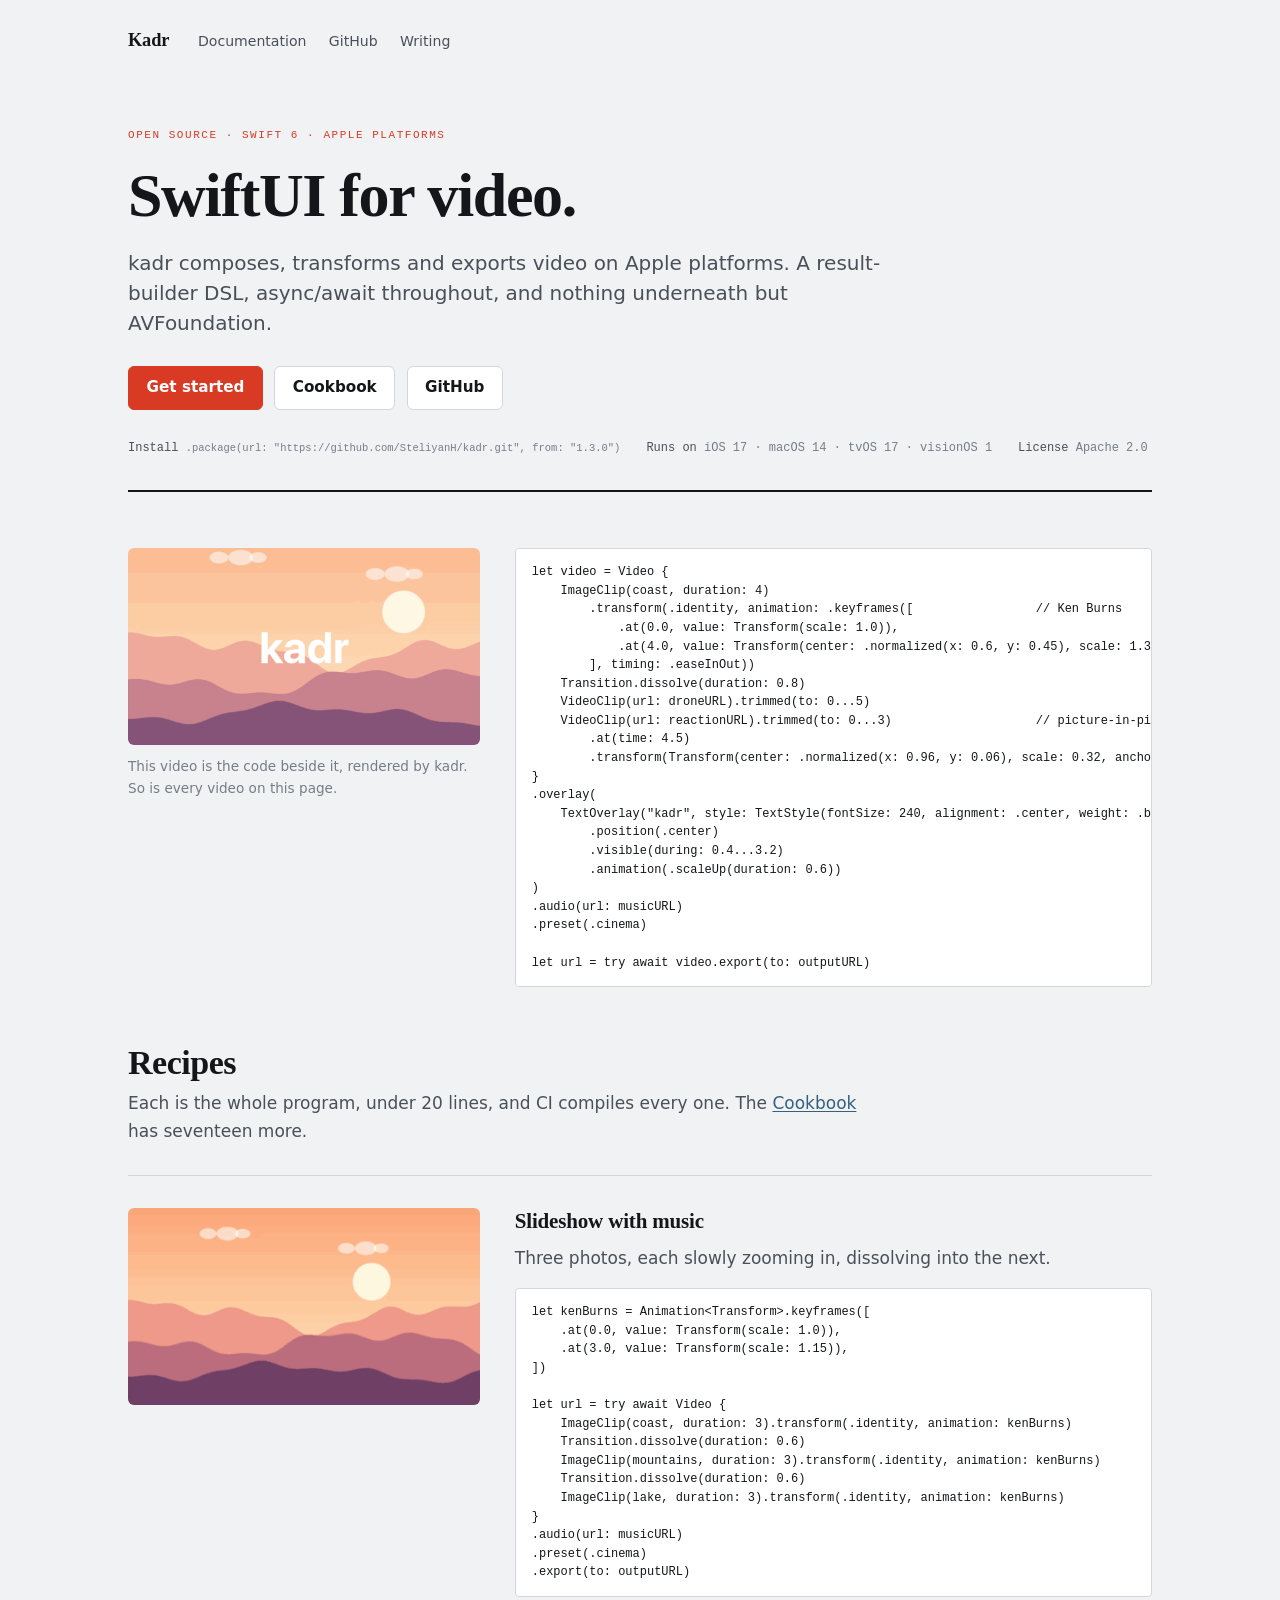
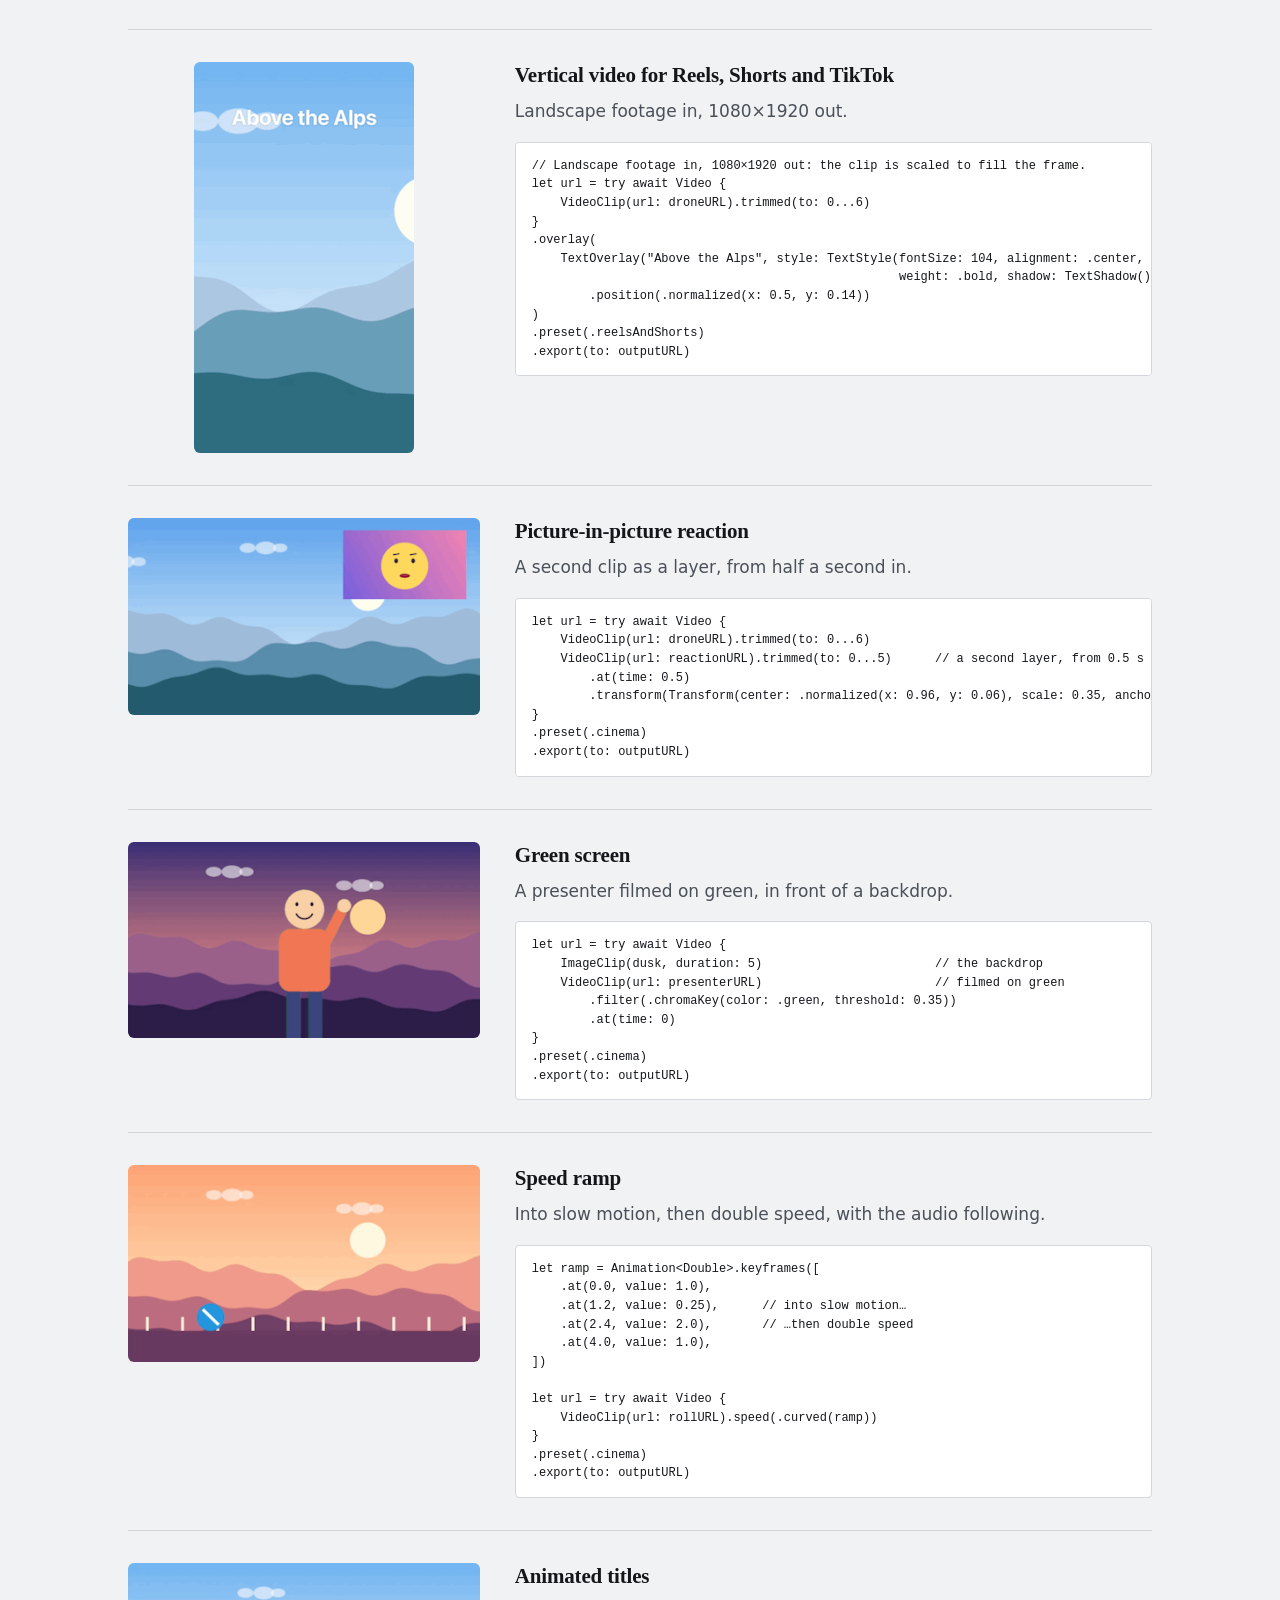
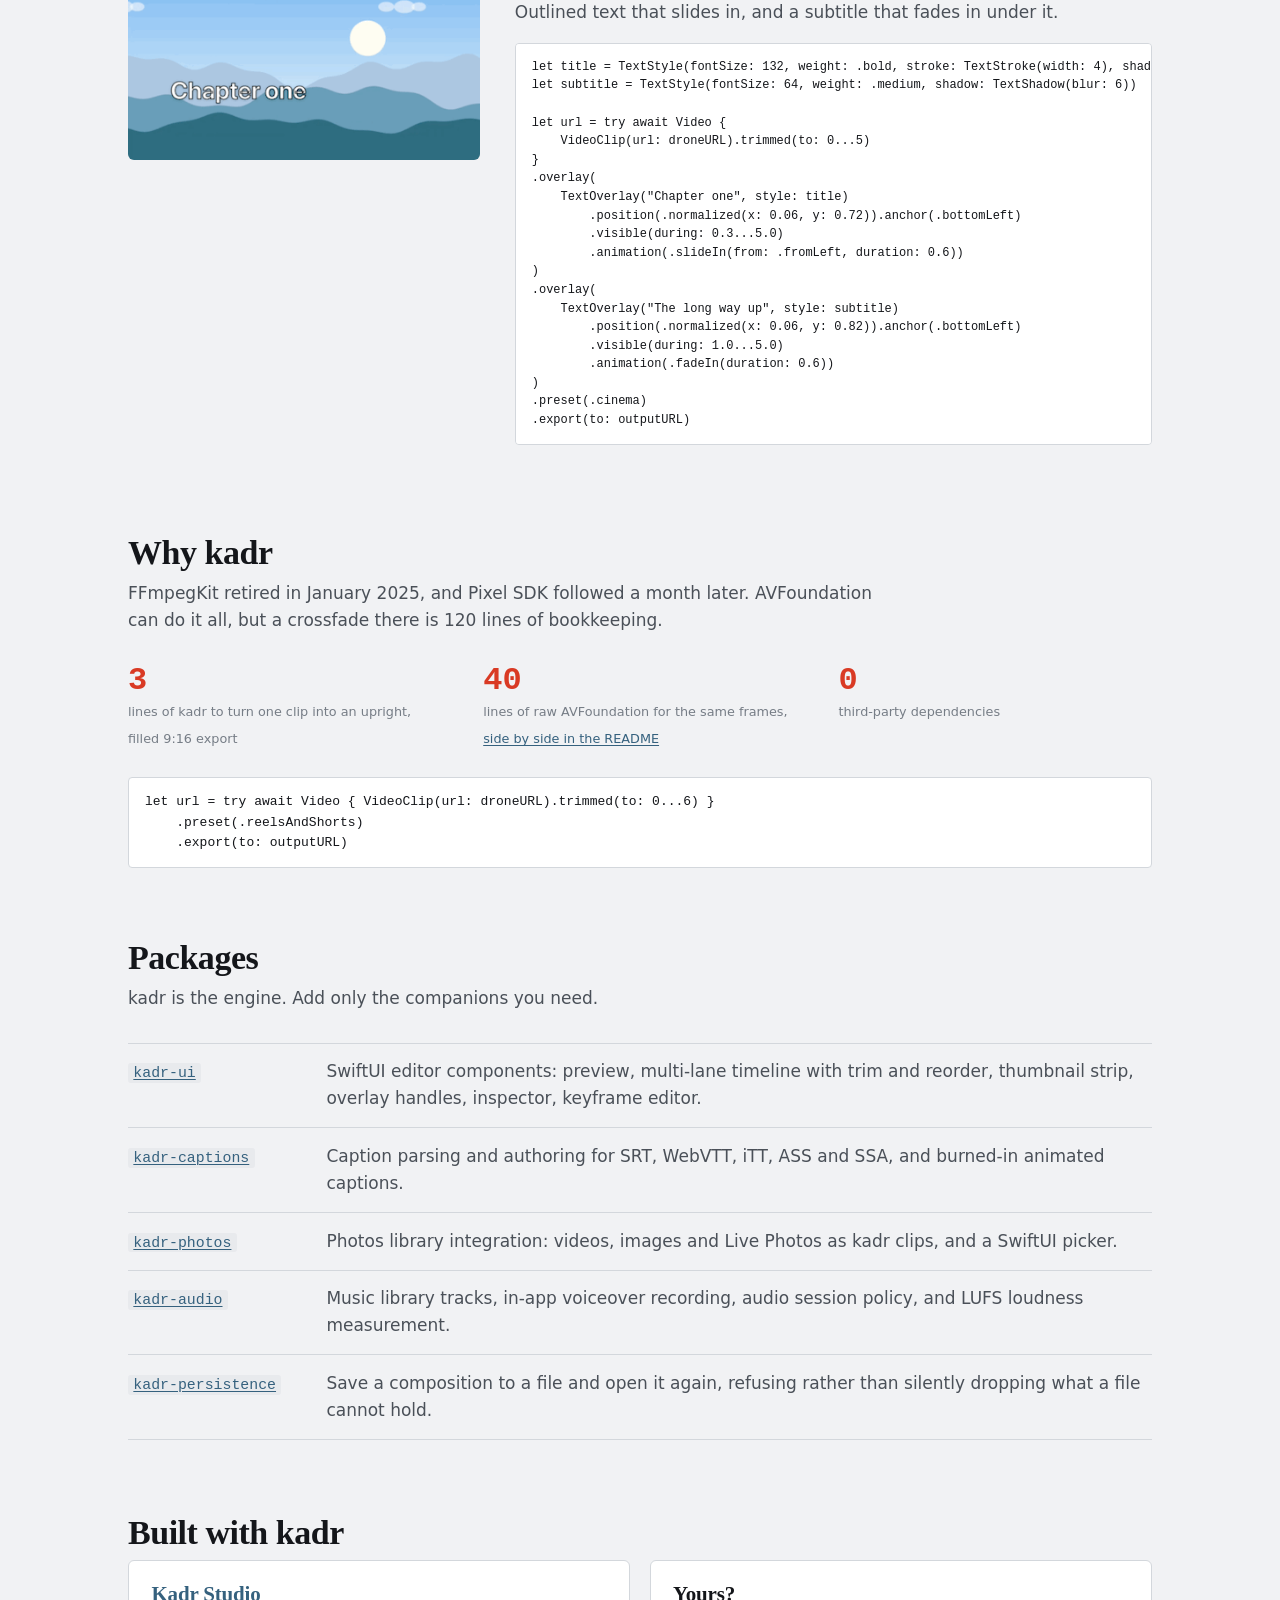
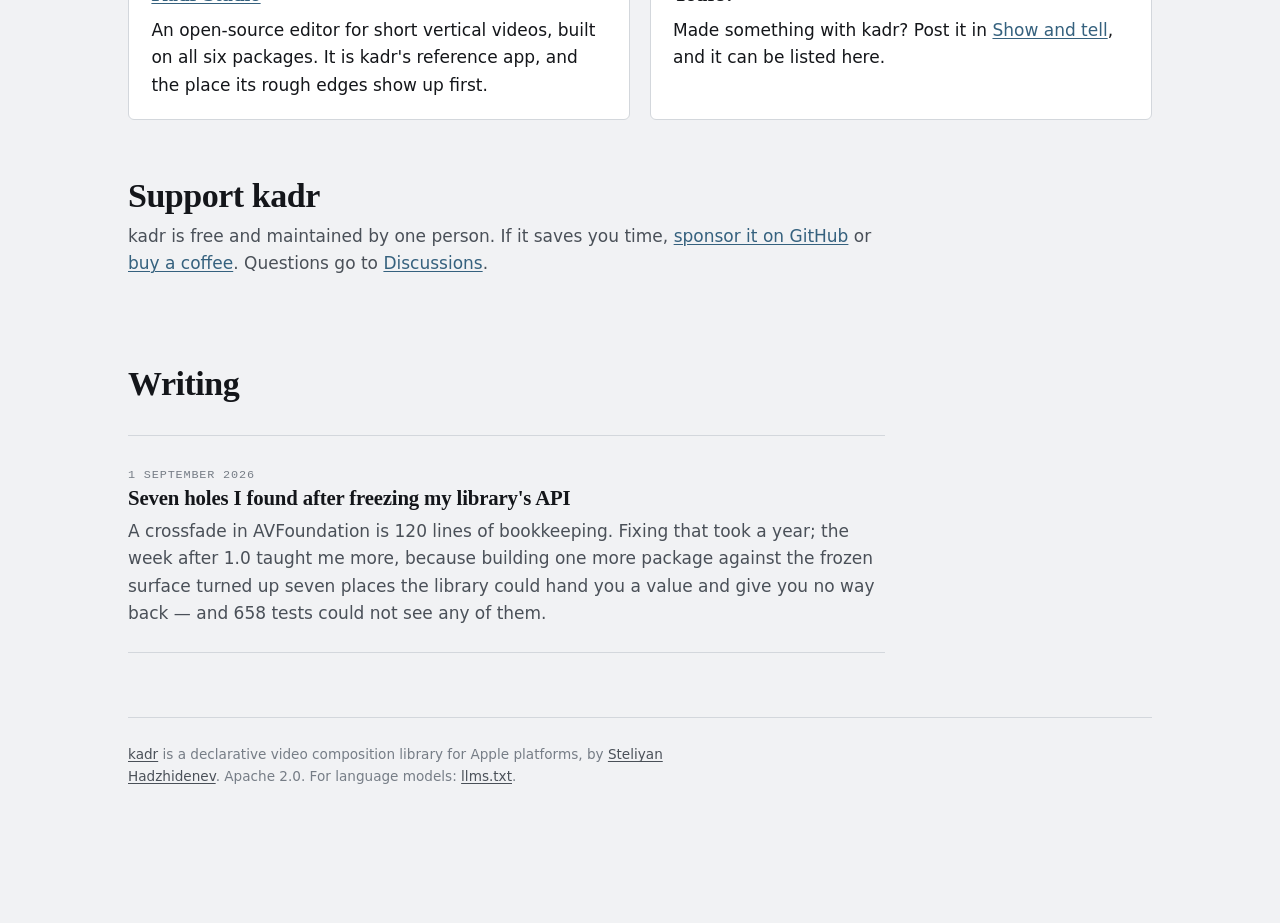
<file: docs/index.html>
<!doctype html>
<html lang="en">
<head>
<meta charset="utf-8">
<meta name="viewport" content="width=device-width, initial-scale=1">
<title>Kadr — SwiftUI for video</title>
<meta name="description" content="A declarative Swift library for composing, transforming and exporting video on Apple platforms. A result-builder DSL, async/await, and nothing underneath but AVFoundation.">
<link rel="canonical" href="https://steliyanh.github.io/kadr/">
<meta property="og:type" content="website">
<meta property="og:title" content="Kadr — SwiftUI for video">
<meta property="og:description" content="A declarative Swift library for composing, transforming and exporting video on Apple platforms. A result-builder DSL, async/await, and nothing underneath but AVFoundation.">
<meta property="og:url" content="https://steliyanh.github.io/kadr/">
<meta property="og:image" content="https://raw.githubusercontent.com/SteliyanH/kadr/main/.github/branding/social-card.png">
<meta name="twitter:card" content="summary_large_image">
<link rel="alternate" type="text/plain" title="kadr for language models" href="llms.txt">
<link rel="stylesheet" href="style.css">
</head>
<body>
<div class="wrap">
<nav class="sitenav">
  <a class="brand" href="/kadr/">Kadr</a>
  <a href="https://swiftpackageindex.com/SteliyanH/kadr/documentation/kadr">Documentation</a>
  <a href="https://github.com/SteliyanH/kadr">GitHub</a>
  <a href="#writing">Writing</a>
</nav>

<header class="masthead">
  <p class="eyebrow">Open source · Swift 6 · Apple platforms</p>
  <h1>SwiftUI for video.</h1>
  <p class="standfirst">kadr composes, transforms and exports video on Apple platforms.
  A result-builder DSL, async/await throughout, and nothing underneath but AVFoundation.</p>
  <p class="actions">
    <a class="button primary" href="https://swiftpackageindex.com/SteliyanH/kadr/documentation/kadr/gettingstarted">Get started</a>
    <a class="button" href="https://swiftpackageindex.com/SteliyanH/kadr/documentation/kadr/cookbook">Cookbook</a>
    <a class="button" href="https://github.com/SteliyanH/kadr">GitHub</a>
  </p>
  <div class="meta">
    <span><b>Install</b> <code>.package(url: "https://github.com/SteliyanH/kadr.git", from: "1.3.0")</code></span>
    <span><b>Runs on</b> iOS 17 · macOS 14 · tvOS 17 · visionOS 1</span>
    <span><b>License</b> Apache 2.0</span>
  </div>
</header>

<section class="hero">
  <figure>
    <img src="media/hero.gif" width="560" alt="An illustrated coastline slowly zooms in under a bouncing &quot;kadr&quot; title, dissolves into a flight over mountains, and a talking cartoon face pops into the top-right corner.">
    <figcaption>This video is the code beside it, rendered by kadr. So is every video on this page.</figcaption>
  </figure>
  <pre><code>let video = Video {
    ImageClip(coast, duration: 4)
        .transform(.identity, animation: .keyframes([                 // Ken Burns
            .at(0.0, value: Transform(scale: 1.0)),
            .at(4.0, value: Transform(center: .normalized(x: 0.6, y: 0.45), scale: 1.3)),
        ], timing: .easeInOut))
    Transition.dissolve(duration: 0.8)
    VideoClip(url: droneURL).trimmed(to: 0...5)
    VideoClip(url: reactionURL).trimmed(to: 0...3)                    // picture-in-picture
        .at(time: 4.5)
        .transform(Transform(center: .normalized(x: 0.96, y: 0.06), scale: 0.32, anchor: .topRight))
}
.overlay(
    TextOverlay(&quot;kadr&quot;, style: TextStyle(fontSize: 240, alignment: .center, weight: .bold))
        .position(.center)
        .visible(during: 0.4...3.2)
        .animation(.scaleUp(duration: 0.6))
)
.audio(url: musicURL)
.preset(.cinema)

let url = try await video.export(to: outputURL)</code></pre>
</section>

<section id="recipes">
  <h2>Recipes</h2>
  <p class="sectionlead">Each is the whole program, under 20 lines, and CI compiles every one.
  The <a href="https://swiftpackageindex.com/SteliyanH/kadr/documentation/kadr/cookbook">Cookbook</a> has seventeen more.</p>
  <article class="recipe">
    <img src="media/slideshow.gif" alt="Three illustrated landscapes, each slowly zooming in, dissolving into the next." loading="lazy">
    <div>
      <h3>Slideshow with music</h3>
      <p>Three photos, each slowly zooming in, dissolving into the next.</p>
      <pre><code>let kenBurns = Animation&lt;Transform&gt;.keyframes([
    .at(0.0, value: Transform(scale: 1.0)),
    .at(3.0, value: Transform(scale: 1.15)),
])

let url = try await Video {
    ImageClip(coast, duration: 3).transform(.identity, animation: kenBurns)
    Transition.dissolve(duration: 0.6)
    ImageClip(mountains, duration: 3).transform(.identity, animation: kenBurns)
    Transition.dissolve(duration: 0.6)
    ImageClip(lake, duration: 3).transform(.identity, animation: kenBurns)
}
.audio(url: musicURL)
.preset(.cinema)
.export(to: outputURL)</code></pre>
    </div>
  </article>
  <article class="recipe tall">
    <img src="media/vertical.gif" alt="Landscape mountain footage reframed to a tall 9:16 video with a title at the top." loading="lazy">
    <div>
      <h3>Vertical video for Reels, Shorts and TikTok</h3>
      <p>Landscape footage in, 1080×1920 out.</p>
      <pre><code>// Landscape footage in, 1080×1920 out: the clip is scaled to fill the frame.
let url = try await Video {
    VideoClip(url: droneURL).trimmed(to: 0...6)
}
.overlay(
    TextOverlay(&quot;Above the Alps&quot;, style: TextStyle(fontSize: 104, alignment: .center,
                                                   weight: .bold, shadow: TextShadow()))
        .position(.normalized(x: 0.5, y: 0.14))
)
.preset(.reelsAndShorts)
.export(to: outputURL)</code></pre>
    </div>
  </article>
  <article class="recipe">
    <img src="media/pip.gif" alt="Mountain footage with a small talking cartoon face in the top-right corner." loading="lazy">
    <div>
      <h3>Picture-in-picture reaction</h3>
      <p>A second clip as a layer, from half a second in.</p>
      <pre><code>let url = try await Video {
    VideoClip(url: droneURL).trimmed(to: 0...6)
    VideoClip(url: reactionURL).trimmed(to: 0...5)      // a second layer, from 0.5 s
        .at(time: 0.5)
        .transform(Transform(center: .normalized(x: 0.96, y: 0.06), scale: 0.35, anchor: .topRight))
}
.preset(.cinema)
.export(to: outputURL)</code></pre>
    </div>
  </article>
  <article class="recipe">
    <img src="media/greenScreen.gif" alt="A waving cartoon presenter, filmed on green, standing in front of a dusk landscape." loading="lazy">
    <div>
      <h3>Green screen</h3>
      <p>A presenter filmed on green, in front of a backdrop.</p>
      <pre><code>let url = try await Video {
    ImageClip(dusk, duration: 5)                        // the backdrop
    VideoClip(url: presenterURL)                        // filmed on green
        .filter(.chromaKey(color: .green, threshold: 0.35))
        .at(time: 0)
}
.preset(.cinema)
.export(to: outputURL)</code></pre>
    </div>
  </article>
  <article class="recipe">
    <img src="media/speedRamp.gif" alt="A ball rolling across a field slows to a crawl, then speeds past the fence posts." loading="lazy">
    <div>
      <h3>Speed ramp</h3>
      <p>Into slow motion, then double speed, with the audio following.</p>
      <pre><code>let ramp = Animation&lt;Double&gt;.keyframes([
    .at(0.0, value: 1.0),
    .at(1.2, value: 0.25),      // into slow motion…
    .at(2.4, value: 2.0),       // …then double speed
    .at(4.0, value: 1.0),
])

let url = try await Video {
    VideoClip(url: rollURL).speed(.curved(ramp))
}
.preset(.cinema)
.export(to: outputURL)</code></pre>
    </div>
  </article>
  <article class="recipe">
    <img src="media/titles.gif" alt="Mountain footage with a bold outlined title sliding in from the left, then a subtitle fading in under it." loading="lazy">
    <div>
      <h3>Animated titles</h3>
      <p>Outlined text that slides in, and a subtitle that fades in under it.</p>
      <pre><code>let title = TextStyle(fontSize: 132, weight: .bold, stroke: TextStroke(width: 4), shadow: TextShadow(blur: 8))
let subtitle = TextStyle(fontSize: 64, weight: .medium, shadow: TextShadow(blur: 6))

let url = try await Video {
    VideoClip(url: droneURL).trimmed(to: 0...5)
}
.overlay(
    TextOverlay(&quot;Chapter one&quot;, style: title)
        .position(.normalized(x: 0.06, y: 0.72)).anchor(.bottomLeft)
        .visible(during: 0.3...5.0)
        .animation(.slideIn(from: .fromLeft, duration: 0.6))
)
.overlay(
    TextOverlay(&quot;The long way up&quot;, style: subtitle)
        .position(.normalized(x: 0.06, y: 0.82)).anchor(.bottomLeft)
        .visible(during: 1.0...5.0)
        .animation(.fadeIn(duration: 0.6))
)
.preset(.cinema)
.export(to: outputURL)</code></pre>
    </div>
  </article>
</section>

<section id="why">
  <h2>Why kadr</h2>
  <p class="sectionlead">FFmpegKit retired in January 2025, and Pixel SDK followed a month later.
  AVFoundation can do it all, but a crossfade there is 120 lines of bookkeeping.</p>
  <div class="count">
    <div><b>3</b><span>lines of kadr to turn one clip into an upright, filled 9:16 export</span></div>
    <div><b>40</b><span>lines of raw AVFoundation for the same frames, <a href="https://github.com/SteliyanH/kadr#why-kadr">side by side in the README</a></span></div>
    <div><b>0</b><span>third-party dependencies</span></div>
  </div>
  <pre><code>let url = try await Video { VideoClip(url: droneURL).trimmed(to: 0...6) }
    .preset(.reelsAndShorts)
    .export(to: outputURL)</code></pre>
</section>

<section id="packages">
  <h2>Packages</h2>
  <p class="sectionlead">kadr is the engine. Add only the companions you need.</p>
  <ul class="packages">
    <li><a href="https://github.com/SteliyanH/kadr-ui"><code>kadr-ui</code></a><span>SwiftUI editor components: preview, multi-lane timeline with trim and reorder, thumbnail strip, overlay handles, inspector, keyframe editor.</span></li>
    <li><a href="https://github.com/SteliyanH/kadr-captions"><code>kadr-captions</code></a><span>Caption parsing and authoring for SRT, WebVTT, iTT, ASS and SSA, and burned-in animated captions.</span></li>
    <li><a href="https://github.com/SteliyanH/kadr-photos"><code>kadr-photos</code></a><span>Photos library integration: videos, images and Live Photos as kadr clips, and a SwiftUI picker.</span></li>
    <li><a href="https://github.com/SteliyanH/kadr-audio"><code>kadr-audio</code></a><span>Music library tracks, in-app voiceover recording, audio session policy, and LUFS loudness measurement.</span></li>
    <li><a href="https://github.com/SteliyanH/kadr-persistence"><code>kadr-persistence</code></a><span>Save a composition to a file and open it again, refusing rather than silently dropping what a file cannot hold.</span></li>
  </ul>
</section>

<section id="built-with">
  <h2>Built with kadr</h2>
  <div class="built">
    <div>
      <h3><a href="https://github.com/SteliyanH/kadr-reels-studio">Kadr Studio</a></h3>
      <p>An open-source editor for short vertical videos, built on all six packages. It is
      kadr's reference app, and the place its rough edges show up first.</p>
    </div>
    <div>
      <h3>Yours?</h3>
      <p>Made something with kadr? Post it in
      <a href="https://github.com/SteliyanH/kadr/discussions/categories/show-and-tell">Show and tell</a>,
      and it can be listed here.</p>
    </div>
  </div>
</section>

<section id="support">
  <h2>Support kadr</h2>
  <p class="sectionlead">kadr is free and maintained by one person. If it saves you time,
  <a href="https://github.com/sponsors/SteliyanH">sponsor it on GitHub</a> or
  <a href="https://buymeacoffee.com/steliyanh">buy a coffee</a>. Questions go to
  <a href="https://github.com/SteliyanH/kadr/discussions">Discussions</a>.</p>
</section>

<section id="writing">
  <h2>Writing</h2>
<ul class="postlist">
  <li>
    <p class="when">1 September 2026</p>
    <h3><a href="seven-holes-after-1-0.html">Seven holes I found after freezing my library's API</a></h3>
    <p>A crossfade in AVFoundation is 120 lines of bookkeeping. Fixing that took a
    year; the week after 1.0 taught me more, because building one more package
    against the frozen surface turned up seven places the library could hand you a
    value and give you no way back — and 658 tests could not see any of them.</p>
  </li>
</ul>
</section>

<footer class="site">
  <p><a href="https://github.com/SteliyanH/kadr">kadr</a> is a declarative video
  composition library for Apple platforms, by
  <a href="https://github.com/SteliyanH">Steliyan Hadzhidenev</a>. Apache 2.0.
  For language models: <a href="llms.txt">llms.txt</a>.</p>
</footer>
</div>
</body>
</html>
</file>
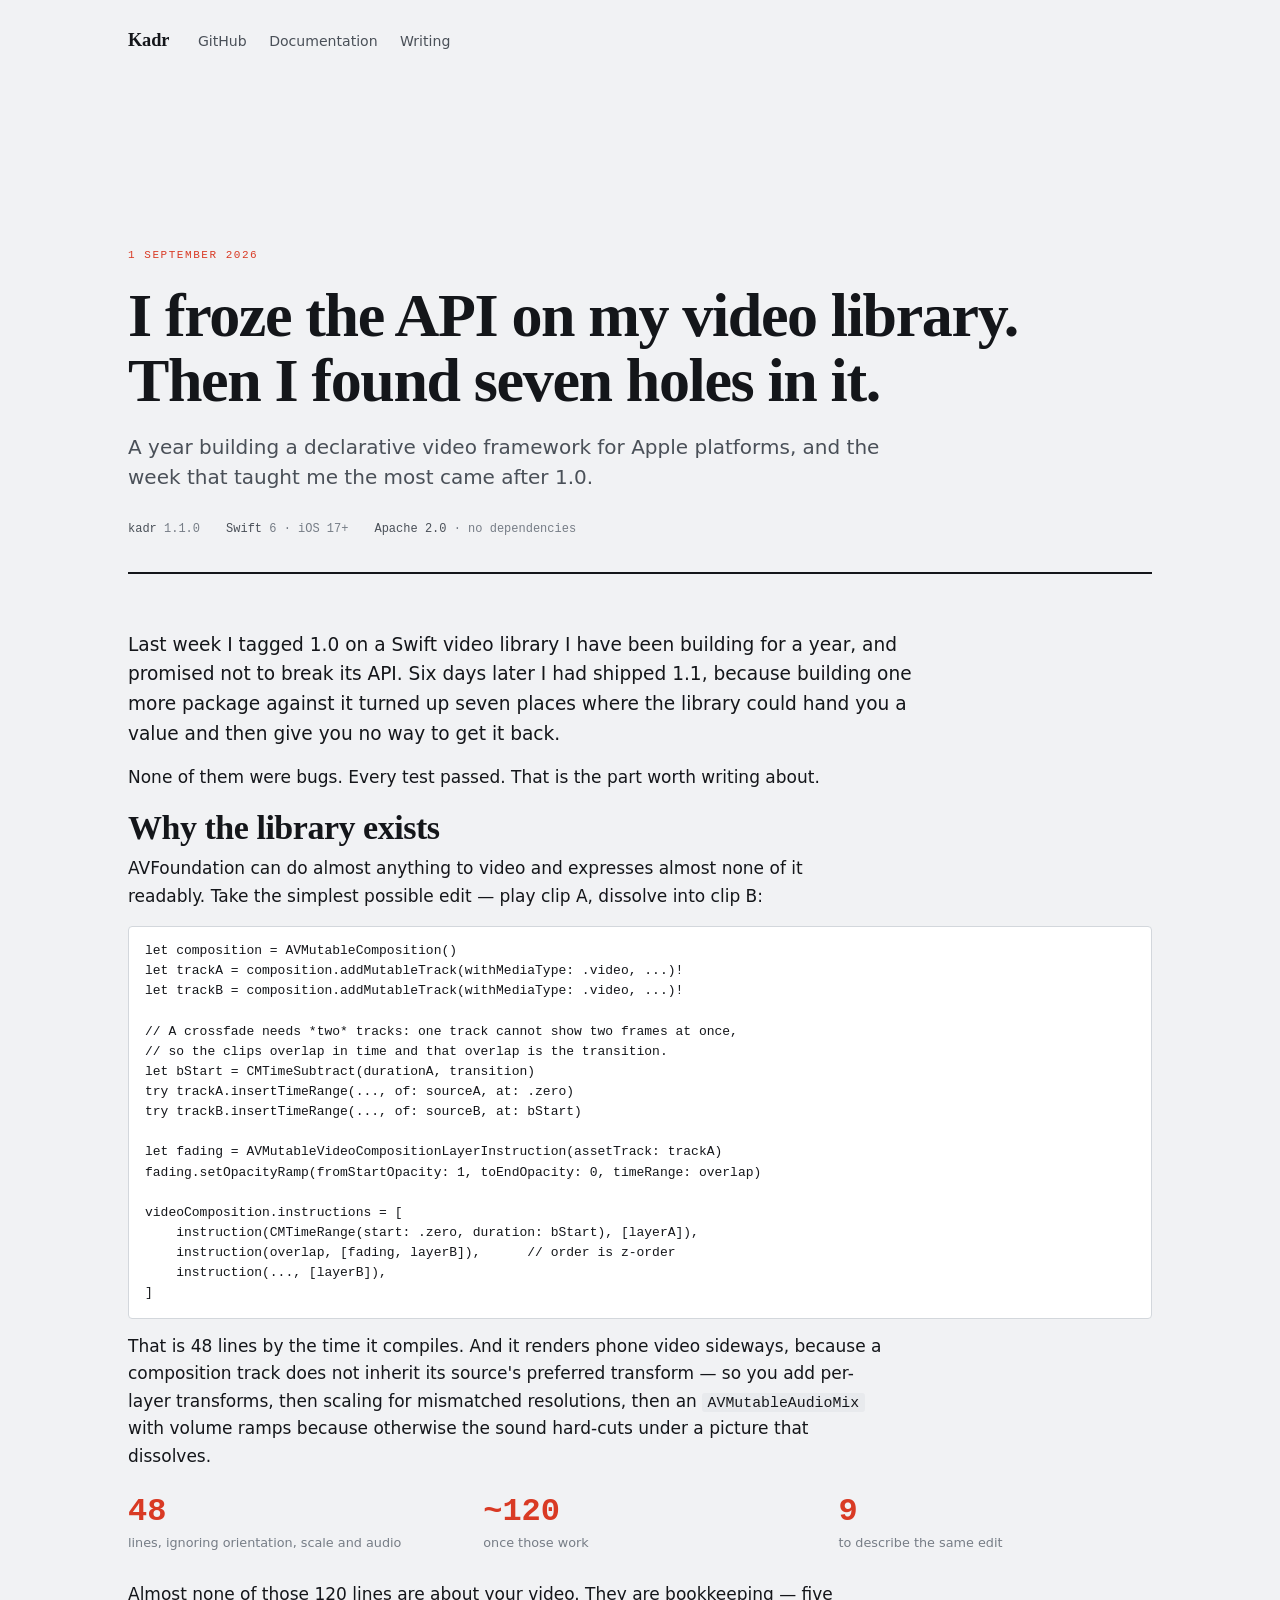
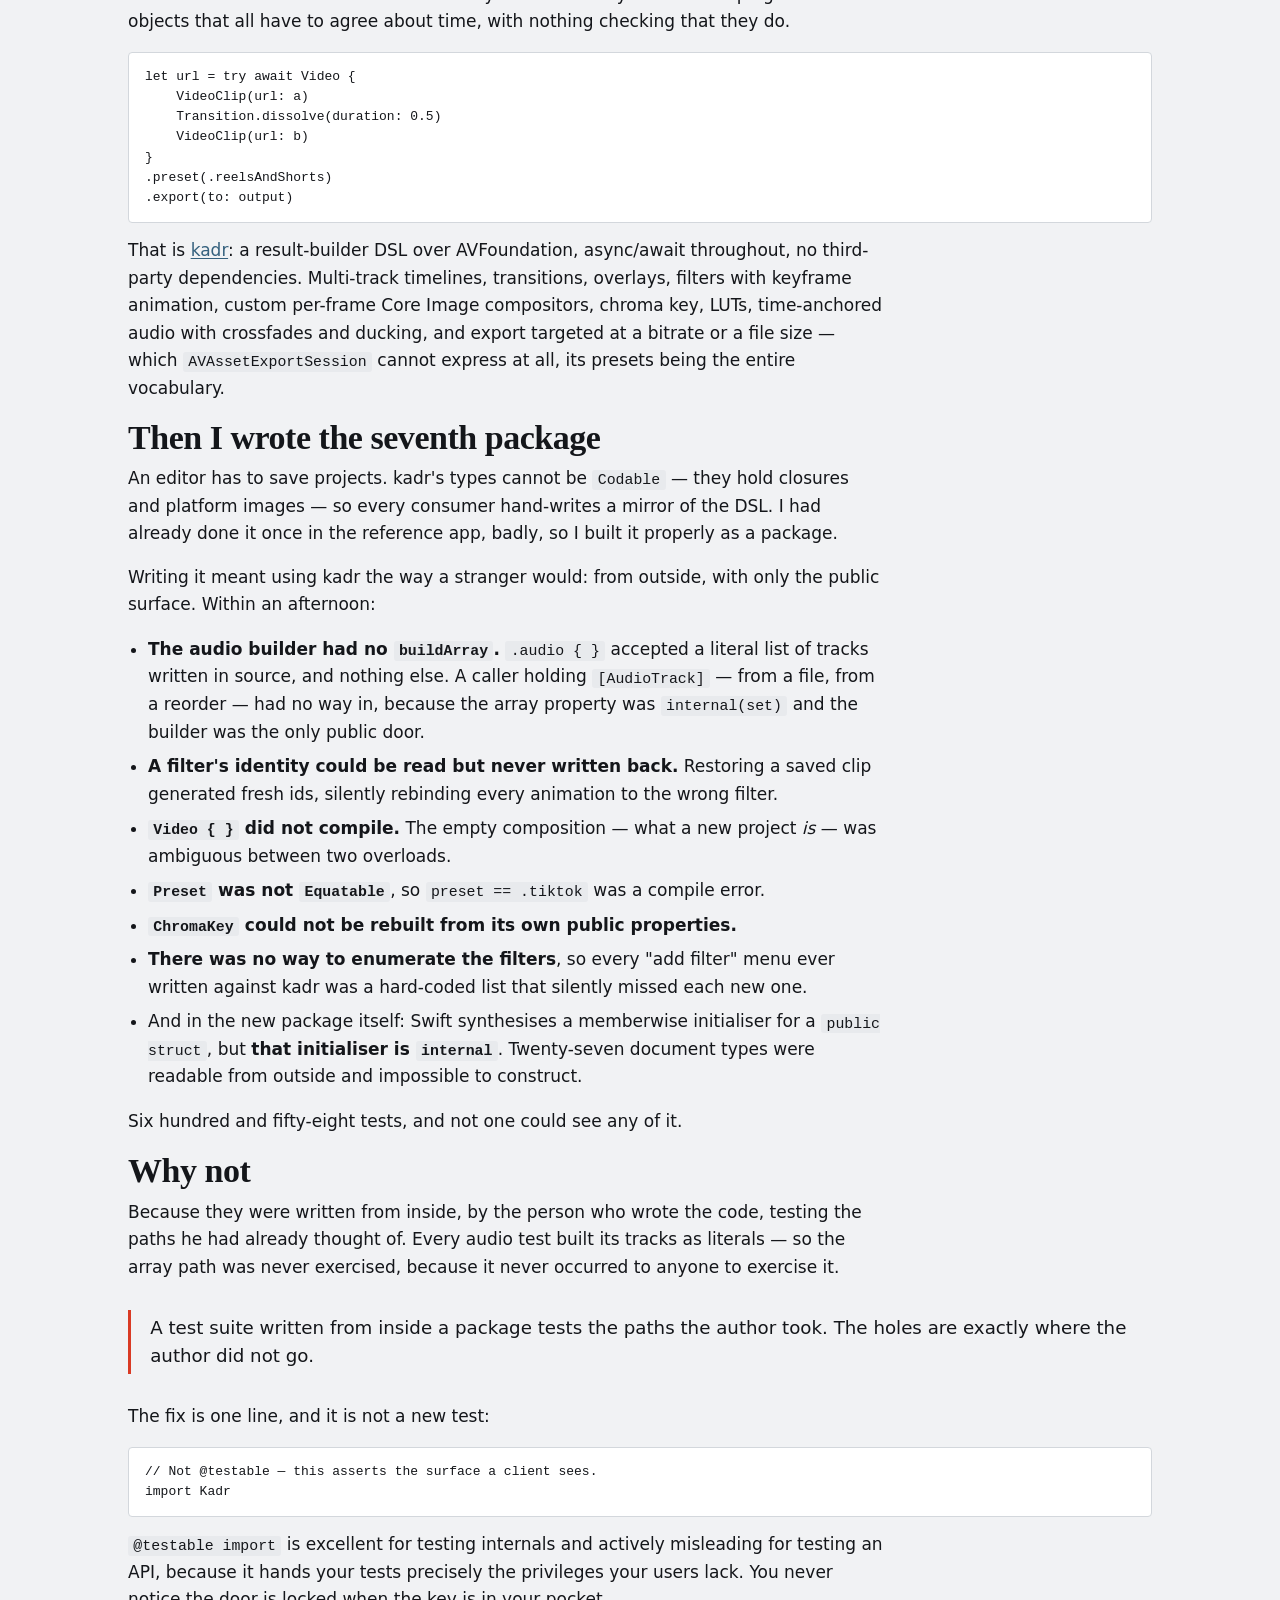
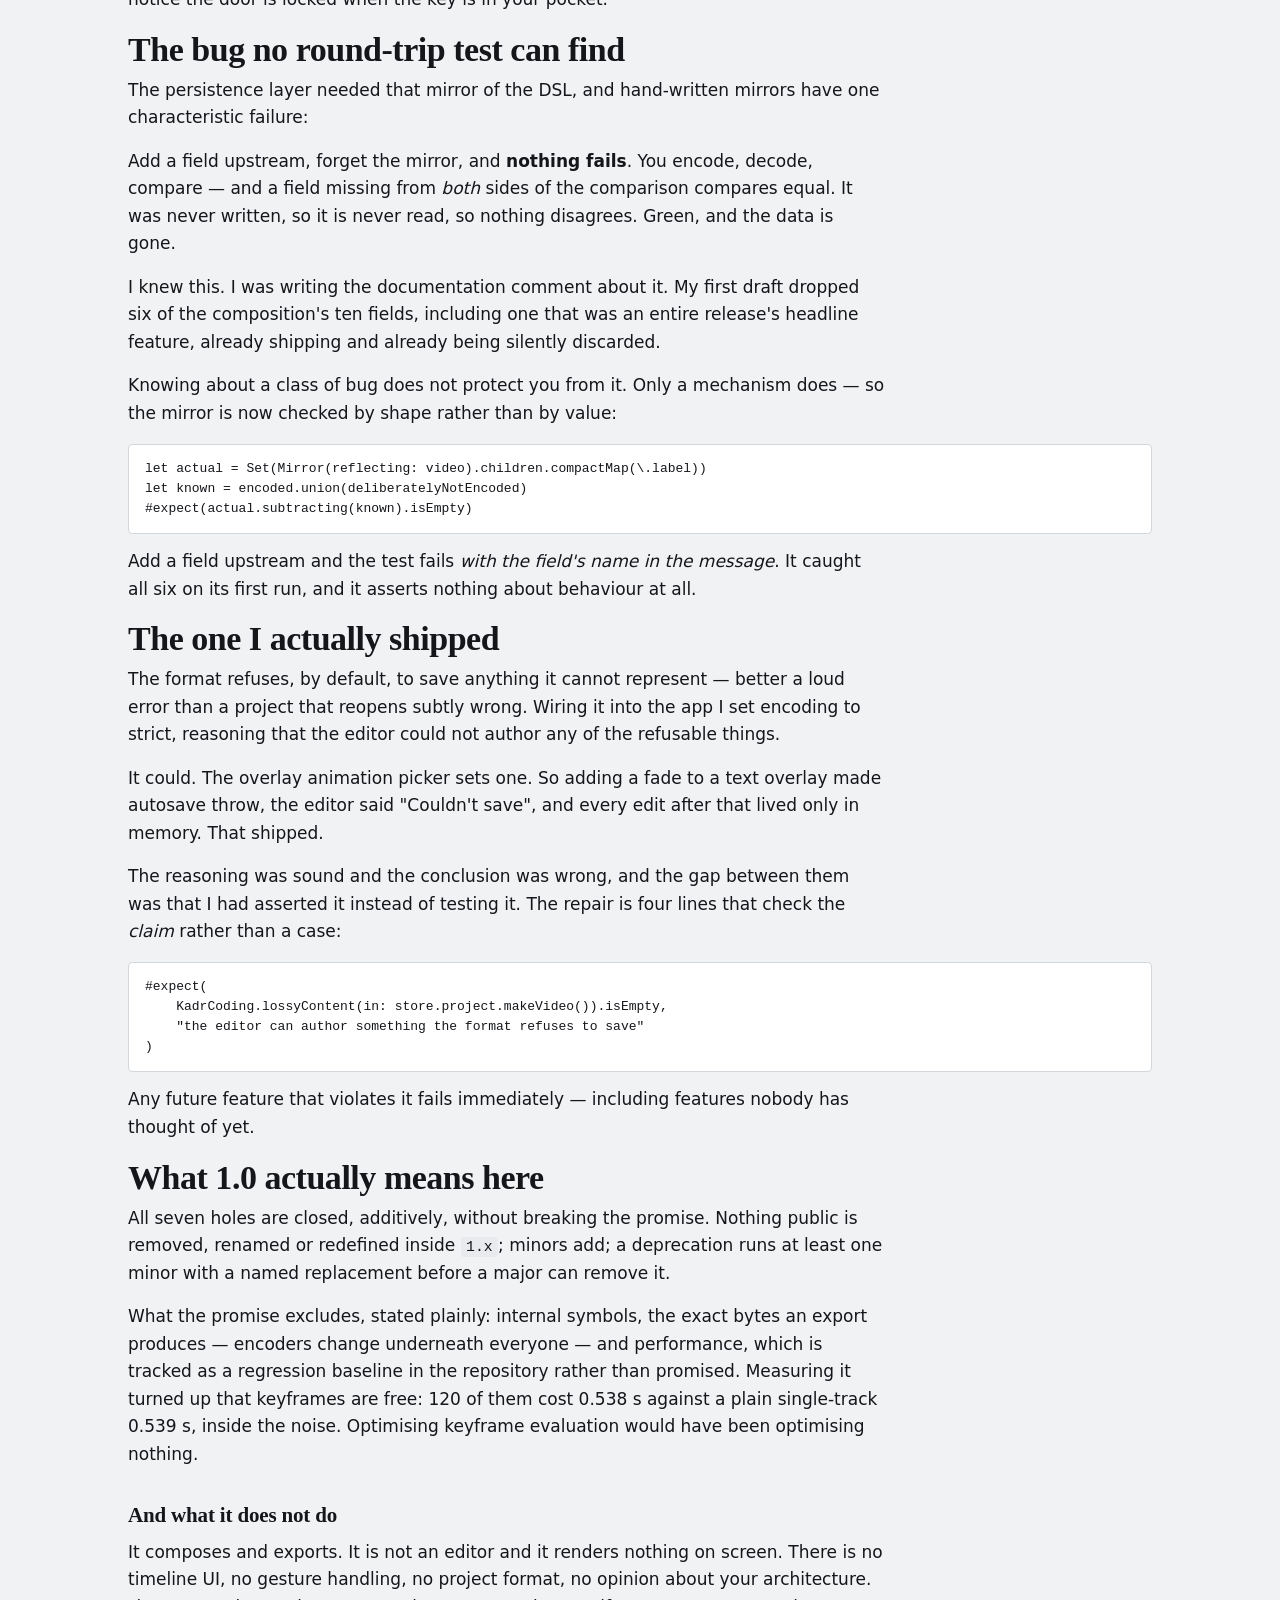
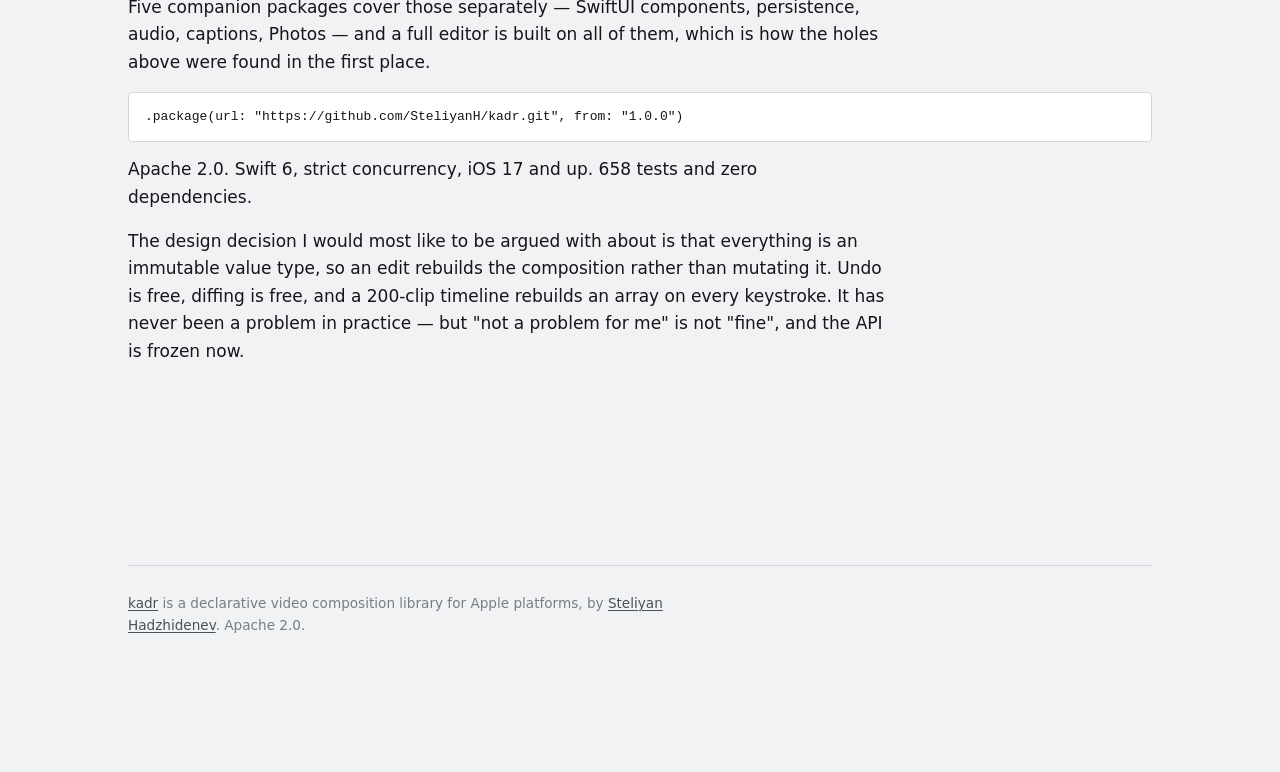
<file: docs/seven-holes-after-1-0.html>
<!doctype html>
<html lang="en">
<head>
<meta charset="utf-8">
<meta name="viewport" content="width=device-width, initial-scale=1">
<title>Seven holes I found after freezing my library's API</title>
<meta name="description" content="A year building a declarative video framework for Apple platforms, and the week after 1.0 that taught me the most.">
<link rel="canonical" href="https://steliyanh.github.io/kadr/seven-holes-after-1-0.html">
<meta property="og:type" content="article">
<meta property="og:title" content="Seven holes I found after freezing my library's API">
<meta property="og:description" content="A year building a declarative video framework for Apple platforms, and the week after 1.0 that taught me the most.">
<meta property="og:url" content="https://steliyanh.github.io/kadr/seven-holes-after-1-0.html">
<meta property="og:image" content="https://raw.githubusercontent.com/SteliyanH/kadr/main/.github/branding/social-card.png">
<meta name="twitter:card" content="summary_large_image">
<link rel="stylesheet" href="style.css">
</head>
<body>
<div class="wrap">
<nav class="sitenav">
  <a class="brand" href="/kadr/">Kadr</a>
  <a href="https://github.com/SteliyanH/kadr">GitHub</a>
  <a href="https://swiftpackageindex.com/SteliyanH/kadr/documentation/kadr">Documentation</a>
  <a href="/kadr/#writing">Writing</a>
</nav>
</div>
<div class="wrap article">

<header class="masthead">
  <p class="eyebrow">1 September 2026</p>
  <h1>I froze the API on my video library. Then I found seven holes in it.</h1>
  <p class="standfirst">A year building a declarative video framework for Apple platforms, and the week that taught me the most came after 1.0.</p>
  <div class="meta">
    <span><b>kadr</b> 1.1.0</span>
    <span><b>Swift</b> 6 · iOS 17+</span>
    <span><b>Apache 2.0</b> · no dependencies</span>
  </div>
</header>

<section>
<p class="lede">Last week I tagged 1.0 on a Swift video library I have been building for a year, and promised not to break its API. Six days later I had shipped 1.1, because building one more package against it turned up seven places where the library could hand you a value and then give you no way to get it back.</p>

<p>None of them were bugs. Every test passed. That is the part worth writing about.</p>

<h2>Why the library exists</h2>

<p>AVFoundation can do almost anything to video and expresses almost none of it readably. Take the simplest possible edit — play clip A, dissolve into clip B:</p>

<pre><code>let composition = AVMutableComposition()
let trackA = composition.addMutableTrack(withMediaType: .video, ...)!
let trackB = composition.addMutableTrack(withMediaType: .video, ...)!

// A crossfade needs *two* tracks: one track cannot show two frames at once,
// so the clips overlap in time and that overlap is the transition.
let bStart = CMTimeSubtract(durationA, transition)
try trackA.insertTimeRange(..., of: sourceA, at: .zero)
try trackB.insertTimeRange(..., of: sourceB, at: bStart)

let fading = AVMutableVideoCompositionLayerInstruction(assetTrack: trackA)
fading.setOpacityRamp(fromStartOpacity: 1, toEndOpacity: 0, timeRange: overlap)

videoComposition.instructions = [
    instruction(CMTimeRange(start: .zero, duration: bStart), [layerA]),
    instruction(overlap, [fading, layerB]),      // order is z-order
    instruction(..., [layerB]),
]</code></pre>

<p>That is 48 lines by the time it compiles. And it renders phone video sideways, because a composition track does not inherit its source's preferred transform — so you add per-layer transforms, then scaling for mismatched resolutions, then an <code>AVMutableAudioMix</code> with volume ramps because otherwise the sound hard-cuts under a picture that dissolves.</p>

<div class="count">
  <div><b>48</b><span>lines, ignoring orientation, scale and audio</span></div>
  <div><b>~120</b><span>once those work</span></div>
  <div><b>9</b><span>to describe the same edit</span></div>
</div>

<p>Almost none of those 120 lines are about your video. They are bookkeeping — five objects that all have to agree about time, with nothing checking that they do.</p>

<pre><code>let url = try await Video {
    VideoClip(url: a)
    Transition.dissolve(duration: 0.5)
    VideoClip(url: b)
}
.preset(.reelsAndShorts)
.export(to: output)</code></pre>

<p>That is <a href="https://github.com/SteliyanH/kadr">kadr</a>: a result-builder DSL over AVFoundation, async/await throughout, no third-party dependencies. Multi-track timelines, transitions, overlays, filters with keyframe animation, custom per-frame Core Image compositors, chroma key, LUTs, time-anchored audio with crossfades and ducking, and export targeted at a bitrate or a file size — which <code>AVAssetExportSession</code> cannot express at all, its presets being the entire vocabulary.</p>

<h2>Then I wrote the seventh package</h2>

<p>An editor has to save projects. kadr's types cannot be <code>Codable</code> — they hold closures and platform images — so every consumer hand-writes a mirror of the DSL. I had already done it once in the reference app, badly, so I built it properly as a package.</p>

<p>Writing it meant using kadr the way a stranger would: from outside, with only the public surface. Within an afternoon:</p>

<ul>
  <li><strong>The audio builder had no <code>buildArray</code>.</strong> <code>.audio { }</code> accepted a literal list of tracks written in source, and nothing else. A caller holding <code>[AudioTrack]</code> — from a file, from a reorder — had no way in, because the array property was <code>internal(set)</code> and the builder was the only public door.</li>
  <li><strong>A filter's identity could be read but never written back.</strong> Restoring a saved clip generated fresh ids, silently rebinding every animation to the wrong filter.</li>
  <li><strong><code>Video { }</code> did not compile.</strong> The empty composition — what a new project <em>is</em> — was ambiguous between two overloads.</li>
  <li><strong><code>Preset</code> was not <code>Equatable</code></strong>, so <code>preset == .tiktok</code> was a compile error.</li>
  <li><strong><code>ChromaKey</code> could not be rebuilt from its own public properties.</strong></li>
  <li><strong>There was no way to enumerate the filters</strong>, so every "add filter" menu ever written against kadr was a hard-coded list that silently missed each new one.</li>
  <li>And in the new package itself: Swift synthesises a memberwise initialiser for a <code>public struct</code>, but <strong>that initialiser is <code>internal</code></strong>. Twenty-seven document types were readable from outside and impossible to construct.</li>
</ul>

<p>Six hundred and fifty-eight tests, and not one could see any of it.</p>

<h2>Why not</h2>

<p>Because they were written from inside, by the person who wrote the code, testing the paths he had already thought of. Every audio test built its tracks as literals — so the array path was never exercised, because it never occurred to anyone to exercise it.</p>

<div class="pull">A test suite written from inside a package tests the paths the author took. The holes are exactly where the author did not go.</div>

<p>The fix is one line, and it is not a new test:</p>

<pre><code>// Not @testable — this asserts the surface a client sees.
import Kadr</code></pre>

<p><code>@testable import</code> is excellent for testing internals and actively misleading for testing an API, because it hands your tests precisely the privileges your users lack. You never notice the door is locked when the key is in your pocket.</p>

<h2>The bug no round-trip test can find</h2>

<p>The persistence layer needed that mirror of the DSL, and hand-written mirrors have one characteristic failure:</p>

<p>Add a field upstream, forget the mirror, and <strong>nothing fails</strong>. You encode, decode, compare — and a field missing from <em>both</em> sides of the comparison compares equal. It was never written, so it is never read, so nothing disagrees. Green, and the data is gone.</p>

<p>I knew this. I was writing the documentation comment about it. My first draft dropped six of the composition's ten fields, including one that was an entire release's headline feature, already shipping and already being silently discarded.</p>

<p>Knowing about a class of bug does not protect you from it. Only a mechanism does — so the mirror is now checked by shape rather than by value:</p>

<pre><code>let actual = Set(Mirror(reflecting: video).children.compactMap(\.label))
let known = encoded.union(deliberatelyNotEncoded)
#expect(actual.subtracting(known).isEmpty)</code></pre>

<p>Add a field upstream and the test fails <em>with the field's name in the message</em>. It caught all six on its first run, and it asserts nothing about behaviour at all.</p>

<h2>The one I actually shipped</h2>

<p>The format refuses, by default, to save anything it cannot represent — better a loud error than a project that reopens subtly wrong. Wiring it into the app I set encoding to strict, reasoning that the editor could not author any of the refusable things.</p>

<p>It could. The overlay animation picker sets one. So adding a fade to a text overlay made autosave throw, the editor said "Couldn't save", and every edit after that lived only in memory. That shipped.</p>

<p>The reasoning was sound and the conclusion was wrong, and the gap between them was that I had asserted it instead of testing it. The repair is four lines that check the <em>claim</em> rather than a case:</p>

<pre><code>#expect(
    KadrCoding.lossyContent(in: store.project.makeVideo()).isEmpty,
    "the editor can author something the format refuses to save"
)</code></pre>

<p>Any future feature that violates it fails immediately — including features nobody has thought of yet.</p>

<h2>What 1.0 actually means here</h2>

<p>All seven holes are closed, additively, without breaking the promise. Nothing public is removed, renamed or redefined inside <code>1.x</code>; minors add; a deprecation runs at least one minor with a named replacement before a major can remove it.</p>

<p>What the promise excludes, stated plainly: internal symbols, the exact bytes an export produces — encoders change underneath everyone — and performance, which is tracked as a regression baseline in the repository rather than promised. Measuring it turned up that keyframes are free: 120 of them cost 0.538 s against a plain single-track 0.539 s, inside the noise. Optimising keyframe evaluation would have been optimising nothing.</p>

<h3>And what it does not do</h3>

<p>It composes and exports. It is not an editor and it renders nothing on screen. There is no timeline UI, no gesture handling, no project format, no opinion about your architecture. Five companion packages cover those separately — SwiftUI components, persistence, audio, captions, Photos — and a full editor is built on all of them, which is how the holes above were found in the first place.</p>

<pre><code>.package(url: "https://github.com/SteliyanH/kadr.git", from: "1.0.0")</code></pre>

<p>Apache 2.0. Swift 6, strict concurrency, iOS 17 and up. 658 tests and zero dependencies.</p>

<p>The design decision I would most like to be argued with about is that everything is an immutable value type, so an edit rebuilds the composition rather than mutating it. Undo is free, diffing is free, and a 200-clip timeline rebuilds an array on every keystroke. It has never been a problem in practice — but "not a problem for me" is not "fine", and the API is frozen now.</p>
</section>
</div>
<div class="wrap">
<footer class="site">
  <p><a href="https://github.com/SteliyanH/kadr">kadr</a> is a declarative video
  composition library for Apple platforms, by
  <a href="https://github.com/SteliyanH">Steliyan Hadzhidenev</a>. Apache 2.0.</p>
</footer>
</div>
</body>
</html>
</file>
<file: docs/style.css>
:root {
    --paper: #F1F2F4;
    --surface: #FFFFFF;
    --surface-2: #E8EAED;
    --ink: #14161A;
    --ink-2: #4A5058;
    --ink-3: #767D86;
    --rule: #D3D7DC;
    --accent: #D93A24;
    --accent-soft: #FBE9E5;
    --slate: #35617E;
    --crit: #B4231A;
    --warn: #8A5B12;
    --ok: #1F6B4C;
    --crit-bg: #FAE6E4;
    --warn-bg: #F8EEDC;
    --ok-bg: #E2F0E9;
    --measure: 70ch;
  }
  @media (prefers-color-scheme: dark) {
    :root:not([data-theme="light"]) {
      --paper: #101216;
      --surface: #171A1F;
      --surface-2: #1E2228;
      --ink: #E6E9ED;
      --ink-2: #A8B0B9;
      --ink-3: #7B838D;
      --rule: #2A2F36;
      --accent: #FF6A4D;
      --accent-soft: #2B1A16;
      --slate: #7FB3D0;
      --crit: #FF7A6B;
      --warn: #E0AC5B;
      --ok: #62C39A;
      --crit-bg: #2E1614;
      --warn-bg: #2B2113;
      --ok-bg: #12261E;
    }
  }
  :root[data-theme="dark"] {
    --paper: #101216;
    --surface: #171A1F;
    --surface-2: #1E2228;
    --ink: #E6E9ED;
    --ink-2: #A8B0B9;
    --ink-3: #7B838D;
    --rule: #2A2F36;
    --accent: #FF6A4D;
    --accent-soft: #2B1A16;
    --slate: #7FB3D0;
    --crit: #FF7A6B;
    --warn: #E0AC5B;
    --ok: #62C39A;
    --crit-bg: #2E1614;
    --warn-bg: #2B2113;
    --ok-bg: #12261E;
  }

  * { box-sizing: border-box; }

  body {
    margin: 0;
    background: var(--paper);
    color: var(--ink);
    font-family: system-ui, -apple-system, "Segoe UI", sans-serif;
    font-size: 17px;
    line-height: 1.62;
    -webkit-font-smoothing: antialiased;
  }

  .wrap { max-width: 1080px; margin: 0 auto; padding: 0 28px 120px; }
  .measure { max-width: var(--measure); }

  /* ---- masthead ---- */
  header.masthead {
    padding: 72px 0 32px;
    border-bottom: 2px solid var(--ink);
    margin-bottom: 0;
  }
  .eyebrow {
    font-family: ui-monospace, "SF Mono", Menlo, monospace;
    font-size: 11px;
    letter-spacing: 0.14em;
    text-transform: uppercase;
    color: var(--accent);
    margin: 0 0 18px;
  }
  h1 {
    font-family: ui-serif, "New York", Georgia, serif;
    font-weight: 600;
    font-size: clamp(38px, 6vw, 62px);
    line-height: 1.04;
    letter-spacing: -0.022em;
    margin: 0 0 20px;
    text-wrap: balance;
  }
  .standfirst {
    font-size: 20px;
    line-height: 1.5;
    color: var(--ink-2);
    margin: 0 0 28px;
    max-width: 62ch;
  }
  .meta {
    display: flex;
    flex-wrap: wrap;
    gap: 8px 26px;
    font-family: ui-monospace, "SF Mono", Menlo, monospace;
    font-size: 12px;
    color: var(--ink-3);
    font-variant-numeric: tabular-nums;
  }
  .meta b { color: var(--ink-2); font-weight: 500; }

  /* ---- sections ---- */
  section { padding-top: 56px; }
  h2 {
    font-family: ui-serif, "New York", Georgia, serif;
    font-weight: 600;
    font-size: clamp(26px, 3.4vw, 34px);
    line-height: 1.15;
    letter-spacing: -0.014em;
    margin: 0 0 8px;
    text-wrap: balance;
  }
  .sectionlead {
    color: var(--ink-2);
    margin: 0 0 30px;
    max-width: var(--measure);
  }
  h3 {
    font-family: ui-serif, "New York", Georgia, serif;
    font-weight: 600;
    font-size: 21px;
    line-height: 1.25;
    margin: 34px 0 10px;
    letter-spacing: -0.008em;
  }
  p { margin: 0 0 16px; max-width: var(--measure); }
  a { color: var(--slate); text-decoration-thickness: 1px; text-underline-offset: 2px; }
  a:focus-visible, summary:focus-visible {
    outline: 2px solid var(--accent);
    outline-offset: 3px;
    border-radius: 2px;
  }
  strong { font-weight: 650; }
  code {
    font-family: ui-monospace, "SF Mono", Menlo, monospace;
    font-size: 0.875em;
    background: var(--surface-2);
    padding: 0.12em 0.36em;
    border-radius: 3px;
  }

  /* ---- findings ---- */
  .finding {
    display: grid;
    grid-template-columns: 92px 1fr;
    gap: 0 22px;
    padding: 22px 0;
    border-top: 1px solid var(--rule);
    align-items: start;
  }
  .finding:last-of-type { border-bottom: 1px solid var(--rule); }
  .tag {
    font-family: ui-monospace, "SF Mono", Menlo, monospace;
    font-size: 10px;
    letter-spacing: 0.1em;
    text-transform: uppercase;
    padding: 4px 8px;
    border-radius: 3px;
    white-space: nowrap;
    display: inline-block;
    font-weight: 600;
  }
  .t-crit { background: var(--crit-bg); color: var(--crit); }
  .t-warn { background: var(--warn-bg); color: var(--warn); }
  .t-ok   { background: var(--ok-bg);   color: var(--ok); }
  .finding h4 {
    margin: 0 0 8px;
    font-size: 18px;
    font-weight: 650;
    line-height: 1.3;
    letter-spacing: -0.006em;
  }
  .finding p { margin: 0 0 12px; }
  .finding p:last-child { margin-bottom: 0; }
  .verified {
    font-family: ui-monospace, "SF Mono", Menlo, monospace;
    font-size: 11px;
    color: var(--ink-3);
    display: block;
    margin-top: 10px;
  }
  .verified::before { content: "✓ "; color: var(--ok); }

  blockquote {
    margin: 14px 0;
    padding: 2px 0 2px 18px;
    border-left: 3px solid var(--accent);
    color: var(--ink-2);
    font-style: italic;
    max-width: var(--measure);
  }
  blockquote p { margin: 0; }

  pre {
    background: var(--surface);
    border: 1px solid var(--rule);
    border-radius: 4px;
    padding: 14px 16px;
    overflow-x: auto;
    font-family: ui-monospace, "SF Mono", Menlo, monospace;
    font-size: 13px;
    line-height: 1.55;
    margin: 14px 0;
  }
  pre code { background: none; padding: 0; font-size: inherit; }

  /* ---- tables ---- */
  .tablewrap { overflow-x: auto; margin: 18px 0 8px; }
  table { border-collapse: collapse; width: 100%; font-size: 14px; min-width: 560px; }
  th, td { text-align: left; padding: 9px 14px 9px 0; border-bottom: 1px solid var(--rule); vertical-align: top; }
  th {
    font-family: ui-monospace, "SF Mono", Menlo, monospace;
    font-size: 10.5px;
    letter-spacing: 0.09em;
    text-transform: uppercase;
    color: var(--ink-3);
    font-weight: 600;
    border-bottom: 1px solid var(--ink-3);
  }
  td.num, th.num { font-family: ui-monospace, "SF Mono", Menlo, monospace; font-variant-numeric: tabular-nums; white-space: nowrap; }
  .dead { color: var(--crit); font-weight: 600; }
  .live { color: var(--ok); font-weight: 600; }

  /* ---- action plan ---- */
  ol.plan { list-style: none; counter-reset: step; padding: 0; margin: 8px 0 0; }
  ol.plan > li {
    counter-increment: step;
    display: grid;
    grid-template-columns: 54px 1fr;
    gap: 0 20px;
    padding: 20px 0;
    border-top: 1px solid var(--rule);
  }
  ol.plan > li:last-child { border-bottom: 1px solid var(--rule); }
  ol.plan > li::before {
    content: counter(step, decimal-leading-zero);
    font-family: ui-monospace, "SF Mono", Menlo, monospace;
    font-size: 22px;
    font-variant-numeric: tabular-nums;
    color: var(--accent);
    line-height: 1.2;
  }
  ol.plan h4 { margin: 0 0 6px; font-size: 18px; font-weight: 650; letter-spacing: -0.006em; }
  ol.plan p { margin: 0 0 8px; }
  .cost {
    font-family: ui-monospace, "SF Mono", Menlo, monospace;
    font-size: 11px;
    color: var(--ink-3);
    text-transform: uppercase;
    letter-spacing: 0.07em;
  }

  ul { max-width: var(--measure); padding-left: 20px; }
  li { margin-bottom: 7px; }

  .callout {
    background: var(--surface);
    border: 1px solid var(--rule);
    border-left: 3px solid var(--accent);
    padding: 18px 20px;
    margin: 22px 0;
    max-width: var(--measure);
  }
  .callout p:last-child { margin-bottom: 0; }
  .callout .label {
    font-family: ui-monospace, "SF Mono", Menlo, monospace;
    font-size: 10.5px;
    letter-spacing: 0.1em;
    text-transform: uppercase;
    color: var(--accent);
    display: block;
    margin-bottom: 8px;
  }

  details {
    border-top: 1px solid var(--rule);
    padding: 14px 0;
  }
  details summary { cursor: pointer; font-weight: 600; }
  details[open] summary { margin-bottom: 12px; }

  footer {
    margin-top: 64px;
    padding-top: 24px;
    border-top: 2px solid var(--ink);
    font-size: 14px;
    color: var(--ink-3);
  }

  @media (max-width: 640px) {
    .finding, ol.plan > li { grid-template-columns: 1fr; gap: 10px; }
    body { font-size: 16px; }
  }
  @media (prefers-reduced-motion: reduce) {
    * { animation: none !important; transition: none !important; }
  }

/* --- site chrome, beyond the shared article styles --- */
.sitenav {
  display: flex; gap: 1.4rem; align-items: baseline;
  padding: 1.6rem 0 0; font-size: .88rem;
}
.sitenav a { color: var(--ink-2); text-decoration: none; }
.sitenav a:hover { color: var(--accent); text-decoration: underline; }
.sitenav .brand {
  font-family: ui-serif, "New York", Georgia, serif;
  font-weight: 600; font-size: 1.15rem; color: var(--ink);
  letter-spacing: -.01em; margin-right: .4rem;
}
.postlist { list-style: none; padding: 0; margin: 2rem 0 0; }
.postlist li { border-top: 1px solid var(--rule); padding: 1.5rem 0; }
.postlist li:last-child { border-bottom: 1px solid var(--rule); }
.postlist h3 { margin: 0 0 .35rem; font-size: 1.3rem; }
.postlist h3 a { color: var(--ink); text-decoration: none; }
.postlist h3 a:hover { color: var(--accent); }
.postlist .when {
  font-family: ui-monospace, "SF Mono", Menlo, monospace;
  font-size: .74rem; letter-spacing: .07em; text-transform: uppercase;
  color: var(--ink-3);
}
.postlist p { margin: .4rem 0 0; color: var(--ink-2); }
footer.site {
  margin-top: 4rem; padding-top: 1.6rem;
  border-top: 1px solid var(--rule);
  font-size: .85rem; color: var(--ink-3);
}
footer.site a { color: var(--ink-2); }
.lede { font-size: 1.16rem; line-height: 1.6; color: var(--ink); }
.pull { border-left: 3px solid var(--accent); padding: .25rem 0 .25rem 1.2rem;
        margin: 1.8rem 0; font-size: 1.14rem; line-height: 1.55; color: var(--ink); }
.count { display: flex; gap: 2.6rem; margin: 1.6rem 0; flex-wrap: wrap; }
.count div { flex: 1 1 11ch; }
.count b { display: block; font-family: ui-monospace, "SF Mono", Menlo, monospace;
           font-size: 2rem; line-height: 1; color: var(--accent); }
.count span { font-size: .8rem; color: var(--ink-3); }

/* --- landing page --- */
.actions { display: flex; flex-wrap: wrap; gap: .7rem; margin: 0 0 1.8rem; }
.button {
  display: inline-block; padding: .55rem 1.1rem; border-radius: 6px;
  border: 1px solid var(--rule); background: var(--surface);
  color: var(--ink); font-weight: 600; font-size: .95rem; text-decoration: none;
}
.button:hover { border-color: var(--ink-3); }
.button.primary { background: var(--accent); border-color: var(--accent); color: #fff; }
.button.primary:hover { filter: brightness(1.08); }
.meta code { background: none; padding: 0; overflow-wrap: anywhere; }
img { max-width: 100%; height: auto; border-radius: 6px; display: block; }
figure { margin: 0; }
figcaption { font-size: .85rem; color: var(--ink-3); margin-top: .6rem; }
.hero, .recipe {
  display: grid; grid-template-columns: minmax(0, .8fr) minmax(0, 1.45fr);
  gap: 1.6rem 2.2rem; align-items: start;
}
.hero pre, .recipe pre { margin: 0; }
.recipe { padding: 2rem 0; border-top: 1px solid var(--rule); }
.recipe h3 { margin-top: 0; }
.recipe p { color: var(--ink-2); }
.recipe.tall img { max-width: 240px; justify-self: center; }
.packages { list-style: none; padding: 0; max-width: none; }
.packages li {
  display: grid; grid-template-columns: 11rem 1fr; gap: .2rem 1.4rem;
  padding: .9rem 0; border-top: 1px solid var(--rule); margin: 0;
}
.packages li:last-child { border-bottom: 1px solid var(--rule); }
.packages span { color: var(--ink-2); }
.built { display: grid; grid-template-columns: repeat(auto-fit, minmax(16rem, 1fr)); gap: 1.2rem; }
.built > div { background: var(--surface); border: 1px solid var(--rule); border-radius: 6px; padding: 1.2rem 1.4rem; }
.built h3 { margin-top: 0; }
.built p:last-child { margin-bottom: 0; }
@media (max-width: 760px) {
  .wrap { padding-left: 16px; padding-right: 16px; }
  .hero, .recipe, .packages li { grid-template-columns: minmax(0, 1fr); }
}
.hero pre, .recipe pre { font-size: 12px; }
</file>
